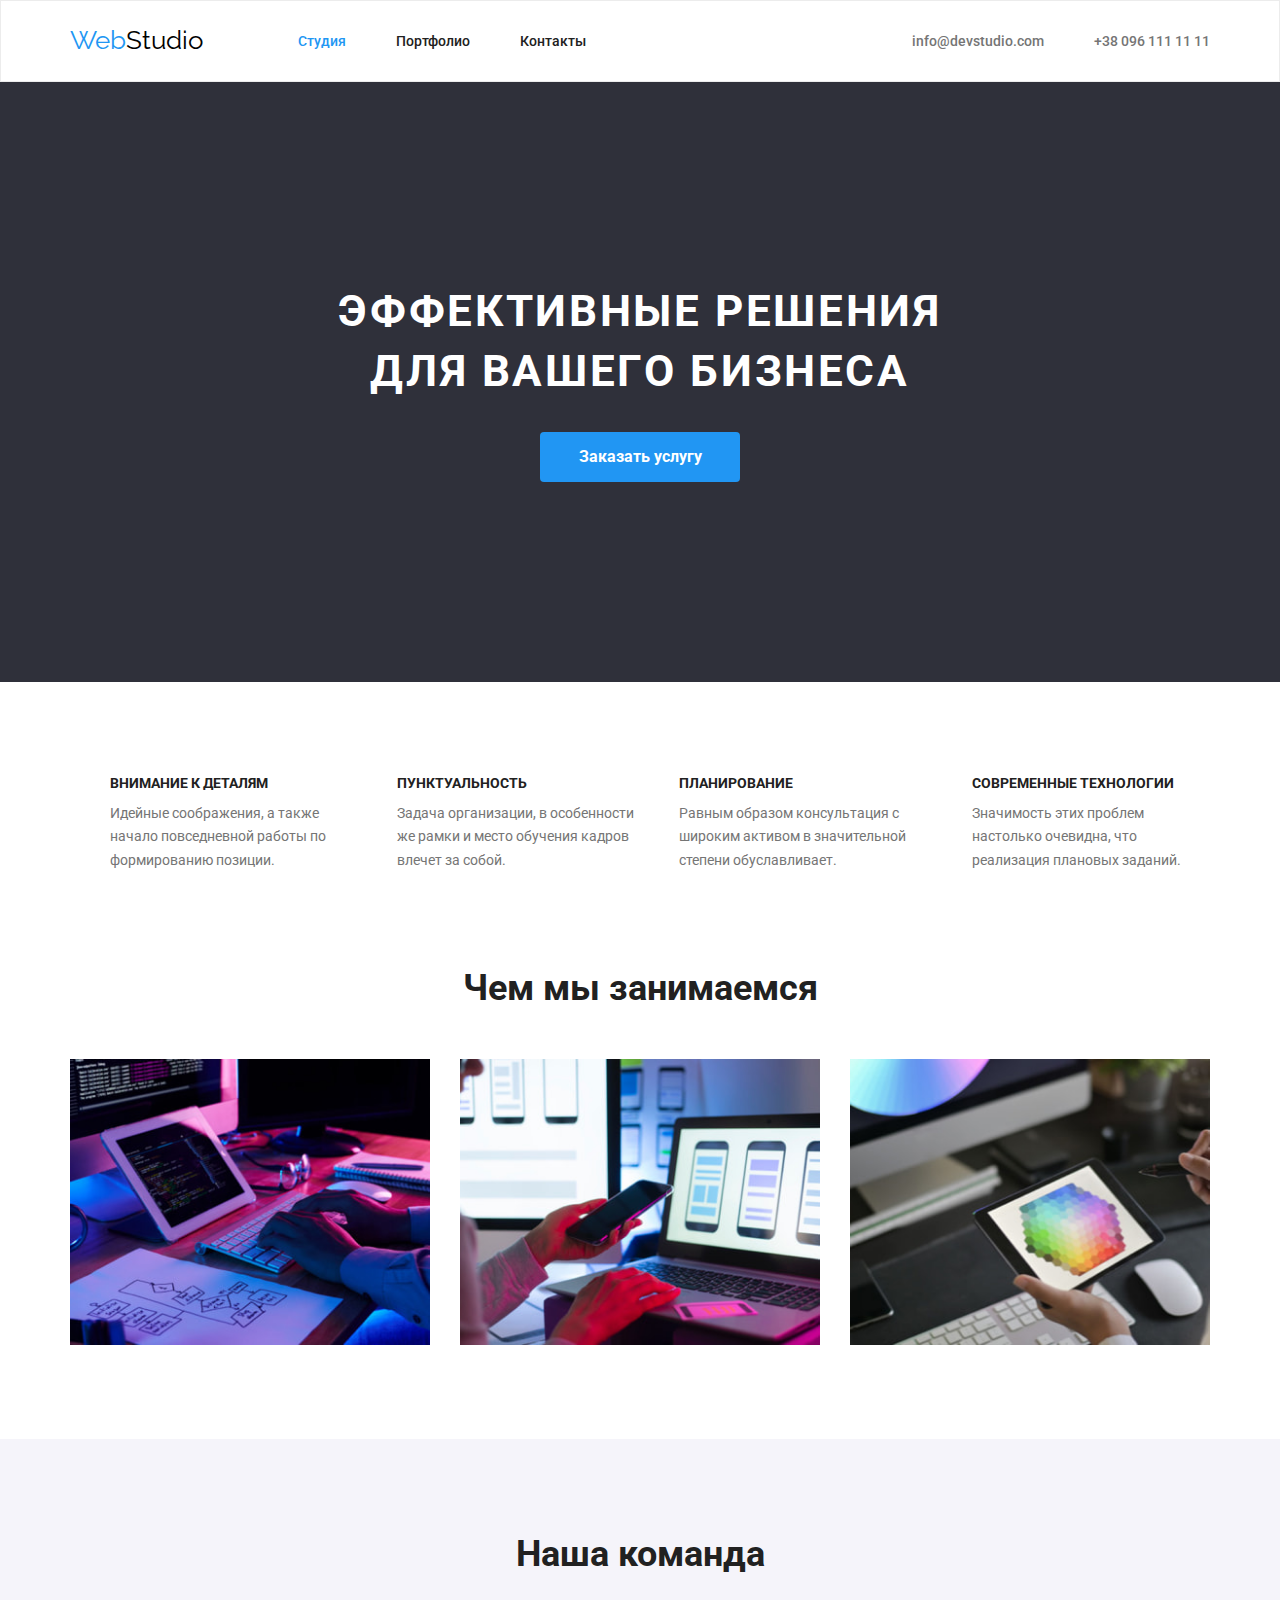
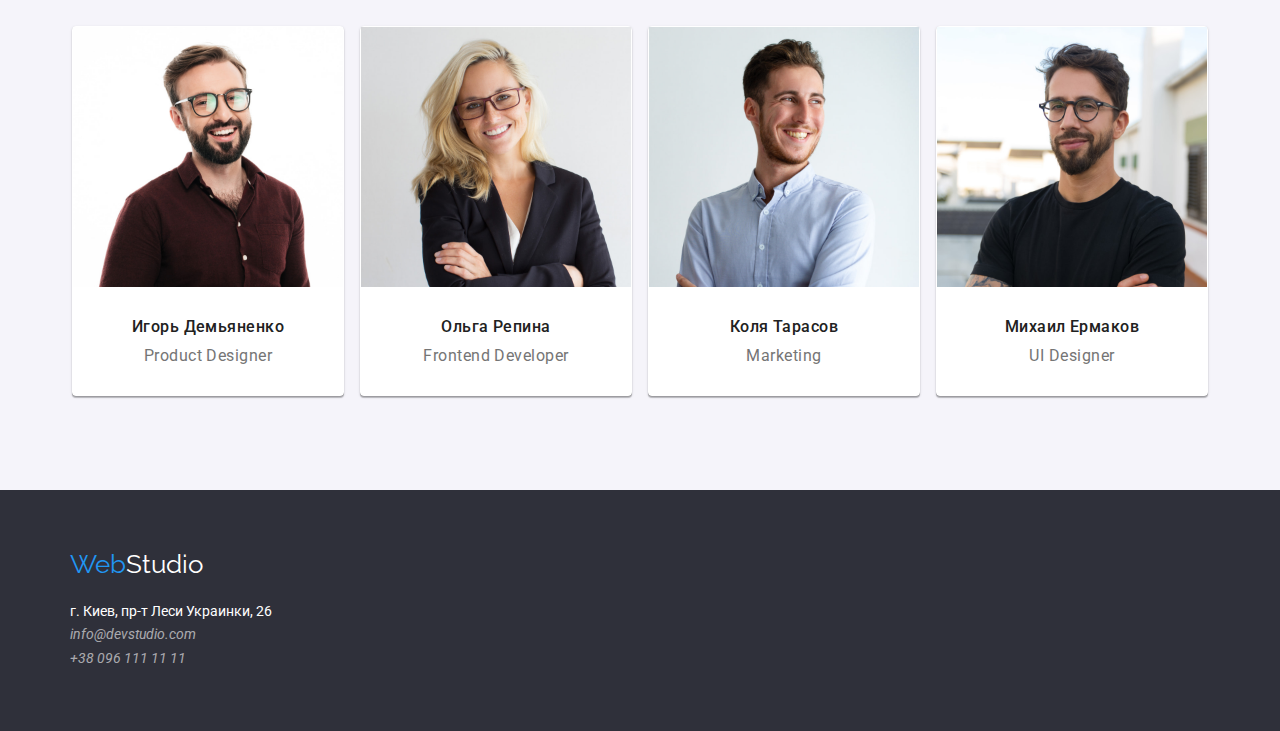
<file: index.html>
<!DOCTYPE html>
<html lang="ru">
  <head>
    <meta charset="UTF-8" />
    <meta http-equiv="X-UA-Compatible" content="IE=edge" />
    <meta name="viewport" content="width=device-width, initial-scale=1.0" />
    <title>Document</title>
    <!-- Шрифты -->
    <link
      href="https://fonts.googleapis.com/css2?family=Raleway:wght@700&family=Roboto:wght@400;500;700;900&display=swap"
      rel="stylesheet"
    />
    <!-- Нормализация -->
    <link
      rel="stylesheet"
      href="https://cdnjs.cloudflare.com/ajax/libs/modern-normalize/1.1.0/modern-normalize.min.css"
    />
    <!-- Стили CSS -->
    <link rel="stylesheet" href="./css/styles.css" />
  </head>
  <body>
    <!-- Шапка сайта -->

    <header class="page-header">
      <div class="main-nav container">
        <a href="./index.html" class="logo"
          ><span class="logo-color">Web</span>Studio</a
        >
        <nav>
          <ul class="site-nav">
            <li class="item">
              <a href="./index.html" class="studio-btn current">Студия</a>
            </li>
            <li class="item">
              <a href="./portfolio.html" class="portfolio-btn">Портфолио</a>
            </li>
            <li class="item">
              <a href="" class="contacts-btn">Контакты</a>
            </li>
          </ul>
        </nav>
        <ul class="contacts-nav-header">
          <li class="item">
            <a href="mailto:info@devstudio.com" class="mail-btn"
              >info@devstudio.com</a
            >
          </li>
          <li class="item">
            <a href="tel:+380961111111" class="tel-btn">+38 096 111 11 11</a>
          </li>
        </ul>
      </div>
    </header>

    <!-- Уникальный контент -->

    <main>
      <section class="hero">
        <div class="container">
          <h1 class="hero-title">Эффективные решения для вашего бизнеса</h1>
          <button type="button" class="hero-btn">Заказать услугу</button>
        </div>
      </section>

      <!-- Преимущества -->

      <section class="section">
        <div class="container">
          <h2 hidden>Преимущества</h2>
          <ul class="advantages">
            <li class="advantages-info">
              <h3 class="advantages-title">ВНИМАНИЕ К ДЕТАЛЯМ</h3>
              <p class="advantages-text">
                Идейные соображения, а также начало повседневной работы по
                формированию позиции.
              </p>
            </li>
            <li class="advantages-info">
              <h3 class="advantages-title">ПУНКТУАЛЬНОСТЬ</h3>
              <p class="advantages-text">
                Задача организации, в особенности же рамки и место обучения
                кадров влечет за собой.
              </p>
            </li>
            <li class="advantages-info">
              <h3 class="advantages-title">ПЛАНИРОВАНИЕ</h3>
              <p class="advantages-text">
                Равным образом консультация с широким активом в значительной
                степени обуславливает.
              </p>
            </li>
            <li class="advantages-info">
              <h3 class="advantages-title">СОВРЕМЕННЫЕ ТЕХНОЛОГИИ</h3>
              <p class="advantages-text">
                Значимость этих проблем настолько очевидна, что реализация
                плановых заданий.
              </p>
            </li>
          </ul>
        </div>
      </section>

      <!-- Чем мы занимаемся -->

      <section class="section our-work">
        <div class="container">
          <h3 class="work">Чем мы занимаемся</h3>
          <ul class="work-list">
            <li class="work-image">
              <img
                src="./images/img.jpg"
                alt="руки на клавиатуре и написаный код на мониторе"
                width="370"
                height="294"
                class="work-picture"
              />
            </li>
            <li class="work-image">
              <img
                src="./images/img-2.jpg"
                alt="Телефон и ноутбук"
                width="370"
                height="294"
                class="work-picture"
              />
            </li>
            <li class="work-image">
              <img
                src="./images/img-3.jpg"
                alt="Палитра цветов на планшете"
                width="370"
                height="294"
                class="work-picture"
              />
            </li>
          </ul>
        </div>
      </section>

      <!-- Наша команда -->

      <section class="our-team-section">
        <div class="container our-team">
          <h2 class="team">Наша команда</h2>
          <ul class="team-card">
            <li class="team-card-link">
              <img
                src="./images/team/демьяненко_игорь.jpg"
                alt="Демьяненко Игорь"
                width="270"
                height="260"
                class="team-photo"
              />
              <div class="workers-name">
                <h3 class="workers">Игорь Демьяненко</h3>
                <p lang="en" class="Position">Product Designer</p>
              </div>
            </li>
            <li class="team-card-link">
              <img
                src="./images/team/репина_ольга.jpg"
                alt="Репина Ольга"
                width="270"
                height="260"
                class="team-photo"
              />
              <div class="workers-name">
                <h3 class="workers">Ольга Репина</h3>
                <p lang="en" class="Position">Frontend Developer</p>
              </div>
            </li>
            <li class="team-card-link">
              <img
                src="./images/team/тарасов_николай.jpg"
                alt="Тарасов Николай"
                width="270"
                height="260"
                class="team-photo"
              />
              <div class="workers-name">
                <h3 class="workers">Коля Тарасов</h3>
                <p lang="en" class="Position">Marketing</p>
              </div>
            </li>
            <li class="team-card-link">
              <img
                src="./images/team/ермаков_михаил.jpg"
                alt="Ермаков Михаил"
                width="270"
                height="260"
                class="team-photo"
              />
              <div class="workers-name">
                <h3 class="workers">Михаил Ермаков</h3>
                <p lang="en" class="Position">UI Designer</p>
              </div>
            </li>
          </ul>
        </div>
      </section>
    </main>

    <!-- Подвал -->

    <footer class="footer">
      <div class="container ">
        <a href="./index.html" class="logo footer-logo"
          ><span class="logo-color">Web</span
          ><span class="footer-logo-color">Studio</span></a
        >
        <address>
          <ul class="contacts-nav-footer">
            <li class="navigation">г. Киев, пр-т Леси Украинки, 26</li>
            <li>
              <a href="mailto:info@devstudio.com" class="mail-btn-footer"
                >info@devstudio.com</a
              >
            </li>
            <li>
              <a href="tel:+380961111111" class="tel-btn-footer"
                >+38 096 111 11 11</a
              >
            </li>
          </ul>
        </address>
      </div>
    </footer>
  </body>
</html>
</file>
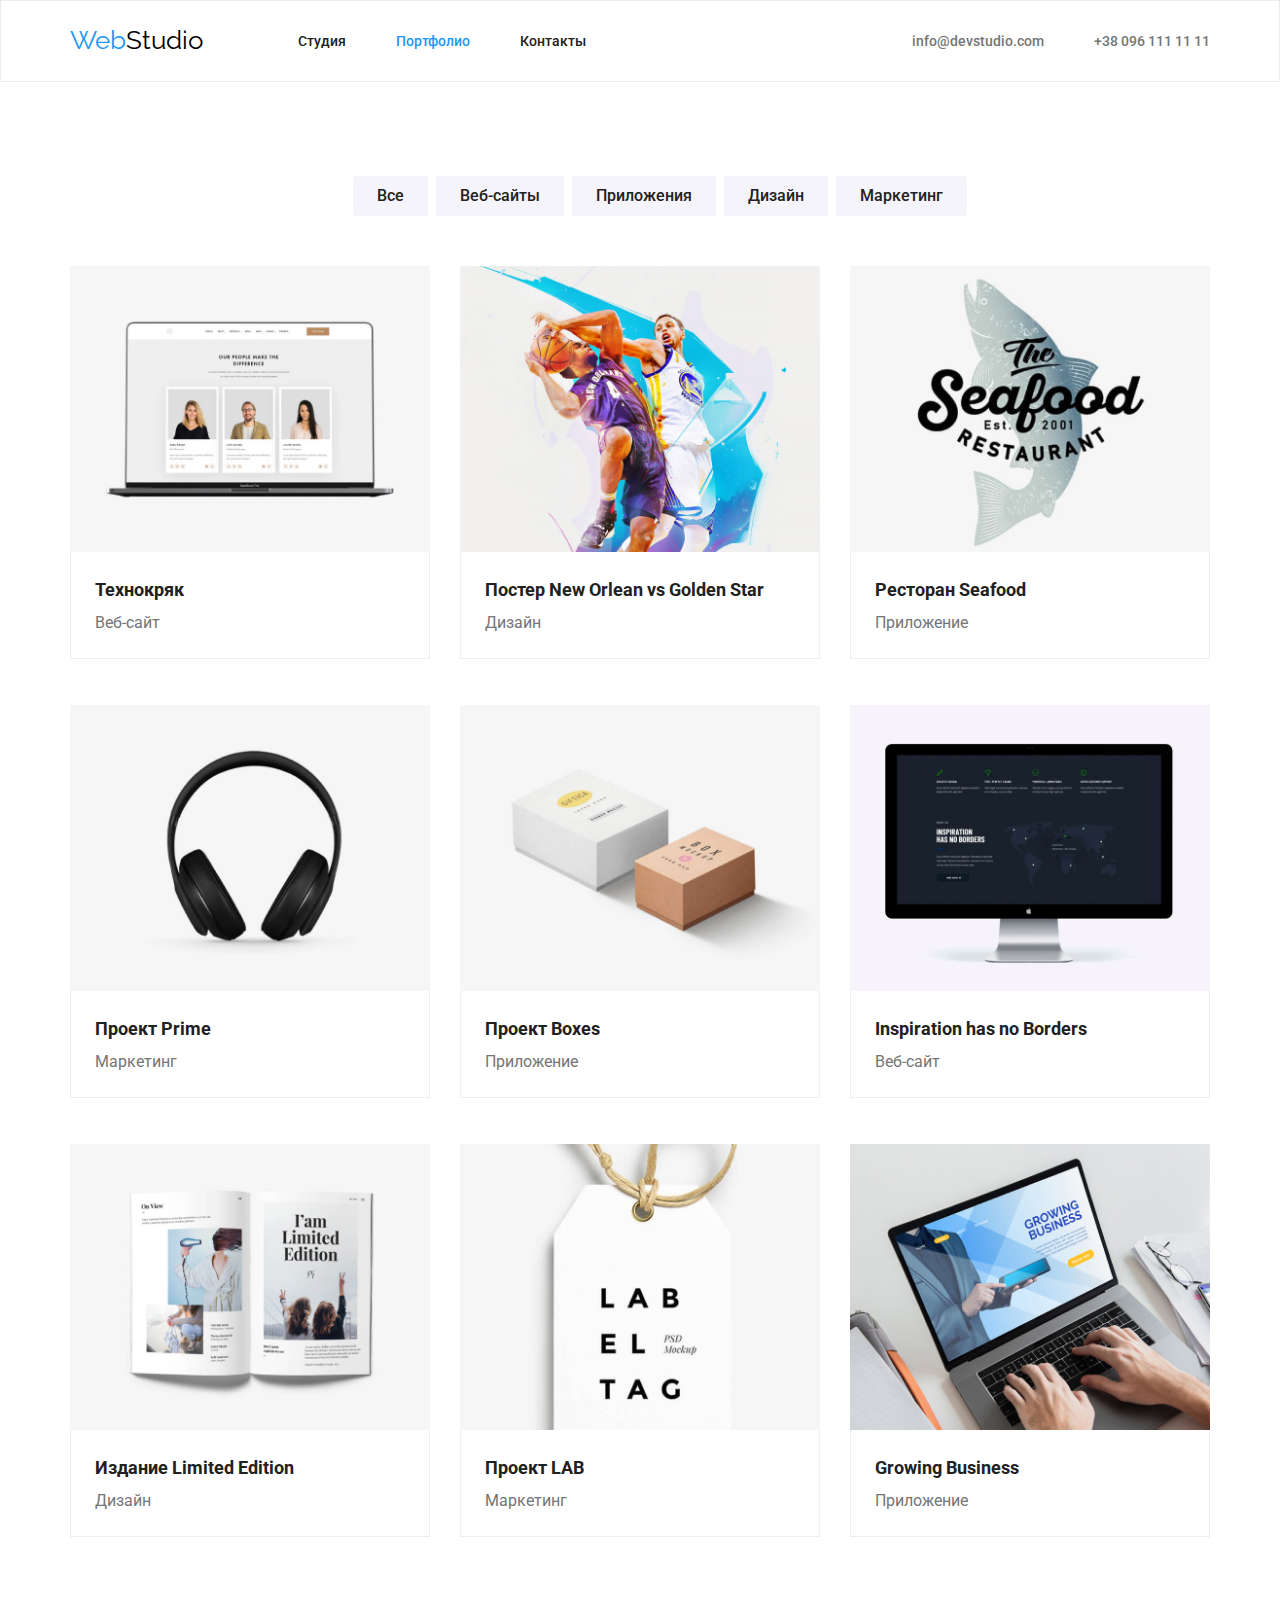
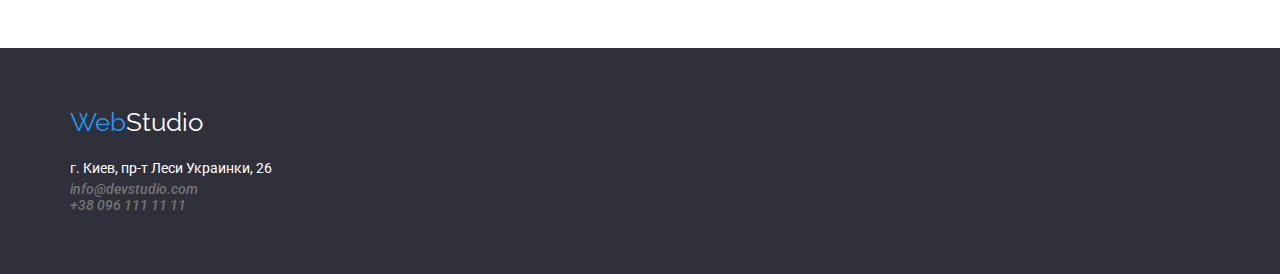
<file: portfolio.html>
<!DOCTYPE html>
<html lang="ru">
  <head>
    <meta charset="UTF-8" />
    <meta http-equiv="X-UA-Compatible" content="IE=edge" />
    <meta name="viewport" content="width=device-width, initial-scale=1.0" />
    <title>Document</title>

    <!-- Шрифты -->

    <link
      href="https://fonts.googleapis.com/css2?family=Raleway:wght@700&family=Roboto:wght@400;500;700;900&display=swap"
      rel="stylesheet"
    />

    <!-- Нормализация -->

    <link
      rel="stylesheet"
      href="https://cdnjs.cloudflare.com/ajax/libs/modern-normalize/1.1.0/modern-normalize.min.css"
    />

    <!-- Стили CSS -->

    <link rel="stylesheet" href="./css/styles.css" />
  </head>
  <body>
    <!-- Шапка сайта -->

    <header class="page-header">
      <div class="main-nav container">
        <a href="./index.html" class="logo"
          ><span class="logo-color">Web</span>Studio</a
        >
        <nav>
          <ul class="site-nav">
            <li class="item">
              <a href="./index.html" class="studio-btn">Студия</a>
            </li>
            <li class="item">
              <a href="./portfolio.html" class="portfolio-btn current"
                >Портфолио</a
              >
            </li>
            <li class="item">
              <a href="" class="contacts-btn">Контакты</a>
            </li>
          </ul>
        </nav>
        <ul class="contacts-nav-header">
          <li class="item">
            <a href="mailto:info@devstudio.com" class="mail-btn"
              >info@devstudio.com</a
            >
          </li>
          <li class="item">
            <a href="tel:+380961111111" class="tel-btn">+38 096 111 11 11</a>
          </li>
        </ul>
      </div>
    </header>
    <main>
      <!-- Категории (кнопки) -->

      <section class="section">
        <div class="container">
          <h1 hidden>Категории</h1>
          <ul class="Categories">
            <li class="categories-btn">
              <button type="button" class="list-button current">Все</button>
            </li>
            <li class="categories-btn">
              <button type="button" class="list-button">Веб-сайты</button>
            </li>
            <li class="categories-btn">
              <button type="button" class="list-button">Приложения</button>
            </li>
            <li class="categories-btn">
              <button type="button" class="list-button">Дизайн</button>
            </li>
            <li class="categories-btn">
              <button type="button" class="list-button">Маркетинг</button>
            </li>
          </ul>
        </div>

        <!-- Категории (элементы) -->

        <div class="container linc-card">
          <ul class="categories-link">
            <li class="list-photo">
              <a href="" class="list-photo-link">
                <img
                  src="./images/portfolio/technoquack.jpeg"
                  alt="технокряк"
                  width="370"
                  height="294"
                />
                <div class="categories-footer">
                  <h2 class="list-title">Технокряк</h2>
                  <p class="list-position">Веб-сайт</p>
                </div>
              </a>
            </li>
            <li class="list-photo">
              <a href="" class="list-photo-link">
                <img
                  src="./images/portfolio/poster.jpeg"
                  alt="постер"
                  width="370"
                  height="294"
                />
                <div class="categories-footer">
                  <h2 class="list-title">Постер New Orlean vs Golden Star</h2>
                  <p class="list-position">Дизайн</p>
                </div>
              </a>
            </li>
            <li class="list-photo">
              <a href="" class="list-photo-link">
                <img
                  src="./images/portfolio/seafood.jpeg"
                  alt="ресторан"
                  width="370"
                  height="294"
                />
                <div class="categories-footer">
                  <h2 class="list-title">Ресторан Seafood</h2>
                  <p class="list-position">Приложение</p>
                </div>
              </a>
            </li>
            <li class="list-photo">
              <a href="" class="list-photo-link">
                <img
                  src="./images/portfolio/headphones.jpeg"
                  alt="наушники"
                  width="370"
                  height="294"
                />
                <div class="categories-footer">
                  <h2 class="list-title">Проект Prime</h2>
                  <p class="list-position">Маркетинг</p>
                </div>
              </a>
            </li>
            <li class="list-photo">
              <a href="" class="list-photo-link">
                <img
                  src="./images/portfolio/boxes.jpeg"
                  alt="коробки"
                  width="370"
                  height="294"
                />
                <div class="categories-footer">
                  <h2 class="list-title">Проект Boxes</h2>
                  <p class="list-position">Приложение</p>
                </div>
              </a>
            </li>
            <li class="list-photo">
              <a href="" class="list-photo-link">
                <img
                  src="./images/portfolio/bordes.jpeg"
                  alt="доска"
                  width="370"
                  height="294"
                />
                <div class="categories-footer">
                  <h2 class="list-title">Inspiration has no Borders</h2>
                  <p class="list-position">Веб-сайт</p>
                </div>
              </a>
            </li>
            <li class="list-photo">
              <a href="" class="list-photo-link">
                <img
                  src="./images/portfolio/limited-edition.jpeg"
                  alt="книга"
                  width="370"
                  height="294"
                />
                <div class="categories-footer">
                  <h2 class="list-title">Издание Limited Edition</h2>
                  <p class="list-position">Дизайн</p>
                </div>
              </a>
            </li>
            <li class="list-photo">
              <a href="" class="list-photo-link">
                <img
                  src="./images/portfolio/lab.jpeg"
                  alt="лаб"
                  width="370"
                  height="294"
                />
                <div class="categories-footer">
                  <h2 class="list-title">Проект LAB</h2>
                  <p class="list-position">Маркетинг</p>
                </div>
              </a>
            </li>
            <li class="list-photo">
              <a href="" class="list-photo-link">
                <img
                  src="./images/portfolio/growing-busines.jpeg"
                  alt="бизнес"
                  width="370"
                  height="294"
                />
                <div class="categories-footer">
                  <h2 class="list-title">Growing Business</h2>
                  <p class="list-position">Приложение</p>
                </div>
              </a>
            </li>
          </ul>
        </div>
      </section>
    </main>

    <!-- Подвал -->

    <footer class="footer">
      <div class="container">
        <a href="./index.html" class="logo footer-logo"
          ><span class="logo-color">Web</span
          ><span class="footer-logo-color">Studio</span></a
        >
        <address>
          <ul class="contacts-nav-footer">
            <li class="navigation">г. Киев, пр-т Леси Украинки, 26</li>
            <li>
              <a href="mailto:info@devstudio.com" class="mail-btn"
                >info@devstudio.com</a
              >
            </li>
            <li>
              <a href="tel:+380961111111" class="tel-btn">+38 096 111 11 11</a>
            </li>
          </ul>
        </address>
      </div>
    </footer>
  </body>
</html>
</file>
<file: css/styles.css>
:root {
  --primery-background-color: #e5e5e5;
  --contacts-text-color: #757575;
  --header-color-text: #212121;
  --focus-color-text: #2196f3;
  --logo-color: #000000;
  --white-color-text: #ffffff;
  --button-color: #f5f4fa;
  --footer-bg-color: #2f303a;
  --accent-hero-button: #188ce8;
  --section-our-team-bc: #f5f4fa;
  --border-header-color: #ececec;
}

body {
  font-family: "Roboto", sans-serif;
  font-size: 14px;
  color: var(--header-color-text);
}

.container {
  width: 1170px;
  padding-left: 15px;
  padding-right: 15px;
  margin-right: auto;
  margin-left: auto;
}

img {
  display: block;
  max-width: 100%;
  height: auto;
}

h1,
h2,
h3,
h4,
h5,
h6,
p {
  margin: 0;
}

.site-nav .current {
  color: var(--focus-color-text);
}

.list-photo,
.list-photo-link {
  text-decoration: none;
  flex-basis: calc(100% / 3 - 30px);
  margin-right: 30px;
  margin-bottom: 30px;
}

ul {
  list-style-type: none;
}

/* Шапка сайта */

.page-header a,
.footer-nav a,
.footer-logo {
  text-decoration: none;
}

.page-header {
  border: 1px solid var(--border-header-color);
}

.container .footer-logo {
  display: inline-block;
  padding-bottom: 20px;
  padding-top: 0;
  margin: 0;
}

.logo {
  color: var(--logo-color);
  font-family: "Raleway", sans-serif;
  font-size: 26px;
  margin-right: 95px;
  padding-top: 25px;
  padding-bottom: 25px;
}

.logo-color {
  color: var(--focus-color-text);
}

.footer-logo-color {
  color: var(--white-color-text);
}

.site-nav {
  text-decoration: none;
  padding-left: 0px;
}

.main-nav {
  display: flex;
  align-items: center;
}

.studio-btn:hover,
.portfolio-btn:hover,
.contacts-btn:hover,
.mail-btn:hover,
.tel-btn:hover,
.mail-btn-footer:hover,
.tel-btn-footer:hover {
  color: var(--focus-color-text);
}

.studio-btn:focus,
.portfolio-btn:focus,
.contacts-btn:focus,
.mail-btn:focus,
.tel-btn:focus,
.mail-btn-footer:focus,
.tel-btn-footer:focus {
  color: var(--focus-color-text);
}

.site-nav a {
  font-weight: 500;
  color: var(--header-color-text);
  text-decoration: none;
  padding-top: 32px;
  padding-bottom: 32px;
}

.mail-btn,
.tel-btn {
  font-weight: 500;
  color: var(--contacts-text-color);
  text-decoration: none;
}

/* Main */

.work,
.team {
  font-weight: 700;
  font-size: 36px;
  line-height: 1.17;
  color: var(--header-color-text);
  margin: 0px;
  text-align: center;
}

.team {
  margin-bottom: 50px;
}

.team-card {
  display: flex;
  margin: 0;
  justify-content: center;
  padding-left: 0;
}

.team-card-link:not(:last-child) {
  margin-right: 16px;
}

.team-card-link {
  border: 1px solid #ffffff;
  background-color: #fff;
  border-radius: 4px;
  box-shadow: 0px 1px 3px rgba(0, 0, 0, 0.12), 0px 1px 1px rgba(0, 0, 0, 0.14),
    0px 2px 1px rgba(0, 0, 0, 0.2);
}

/* Секция-Герой */

.hero {
  background-color: var(--footer-bg-color);
  padding: 200px 0;
}

.hero-title {
  margin-top: 0;
  margin-bottom: 0;
  padding-bottom: 30px;
  font-size: 44px;
  line-height: 1.36;
  text-align: center;
  letter-spacing: 0.06em;
  text-transform: uppercase;
  color: var(--white-color-text);
  width: 696px;
  margin-right: auto;
  margin-left: auto;
}

.hero-btn {
  display: flex;
  font-style: normal;
  font-weight: 700;
  font-size: 16px;
  line-height: 1.88;
  background-color: var(--focus-color-text);
  color: var(--white-color-text);
  cursor: pointer;
  margin-right: auto;
  margin-left: auto;
  width: 200px;
  height: 50px;
  justify-content: center;
  border-radius: 4px;
  border-color: transparent;
  align-items: center;
}

.hero-btn:focus {
  background-color: var(--accent-hero-button);
}

.hero-btn:hover {
  background-color: var(--accent-hero-button);
}

/* Секция преимуществ */

.section,
.our-team-section {
  padding-top: 94px;
  padding-bottom: 94px;
}
.our-work {
  padding-top: 0;
}

.Advantages {
  display: inline-block;
  display: flex;
  margin-top: 95px;
  margin-bottom: 95px;
  padding-inline-start: 0;
}

.Advantages-title {
  font-weight: 700;
  font-size: 14px;
  line-height: 1.14;
  text-transform: uppercase;
  color: var(--header-color-text);
  margin: 0;
}

.Advantages-text {
  font-weight: 400;
  font-size: 14px;
  line-height: 1.71;
  letter-spacing: 0.03em;
  color: var(--contacts-text-color);
  padding-top: 10px;
  margin: 0;
}

.advantages-info {
  display: inline-block;
  margin-right: 30px;
}

.advantages-info:last-child {
  margin: 0px;
}

.advantages {
  display: flex;
  margin: 0;
}

.advantages-title {
  font-weight: 700;
  font-size: 14px;
  line-height: 1.14;
  padding-bottom: 10px;
}

.advantages-text {
  font-weight: 400;
  font-size: 14px;
  line-height: 1.71;
  color: #757575;
}

/* Чем мы занимаемся */

.work {
  padding-top: 0;
  padding-bottom: 50px;
}

.work-list {
  display: inline-block;
  display: flex;
  margin: 0;
  justify-content: center;
  padding-inline-start: 0;
}

.work-image {
  display: flex;
  margin: 0;
}

.work-image:not(:last-child) {
  margin-right: 30px;
}

/* Наша команда */

.workers {
  font-weight: 500;
  font-size: 16px;
  line-height: 1.19;
  letter-spacing: 0.03em;
  color: var(--header-color-text);
  padding-bottom: 10px;
}

.workers-name {
  display: block;
  text-align: center;
  background-color: #ffffff;
  padding-top: 30px;
  padding-bottom: 30px;
}

.Position {
  font-weight: 400;
  font-size: 16px;
  line-height: 1.19;
  letter-spacing: 0.03em;
  color: var(--contacts-text-color);
}

.our-team-section {
  background-color: var(--section-our-team-bc);
}

/* Footer */

.navigation {
  font-family: "Roboto";
  font-style: normal;
  font-weight: 400;
  font-size: 14px;
  line-height: 1.71;
  color: var(--white-color-text);
}

.mail-btn-footer,
.tel-btn-footer {
  font-weight: 400;
  font-size: 14px;
  line-height: 1.71;
  color: rgba(255, 255, 255, 0.6);
  text-decoration: none;
}

.site-nav,
.contacts-nav-header {
  display: flex;
  margin: 0;
}

.item > a {
  padding-top: 32px;
  padding-bottom: 32px;
}

.contacts-nav-header {
  padding-left: 0px;
  margin-left: auto;
}

.site-nav .item {
  margin-right: 50px;
}

.contacts-nav-header .item + .item {
  margin-left: 50px;
}

.site-nav .item:last-child,
.contacts-nav-header .item:last-child {
  margin-right: 0;
}

footer {
  background-color: var(--footer-bg-color);
}

.contacts-nav-footer {
  margin: 0;
  padding-inline-start: 0;
}

.footer {
  padding-top: 60px;
  padding-bottom: 60px;
}

/* Портфолио */

.Categories {
  display: inline-block;
  margin: 0;
  display: flex;
  justify-content: center;
  margin-bottom: 50px;
}

.categories-btn:not(:last-child) {
  margin-right: 8px;
}

.categories-link {
  margin: 0;
  flex-wrap: wrap;
  display: inline-block;
  display: flex;
  justify-content: center;
  padding-inline-start: 0;
  margin-right: -30px;
  margin-bottom: -30px;
}

.list-button {
  font-weight: 500;
  font-size: 16px;
  line-height: 1.5;
  background-color: var(--button-color);
  color: var(--header-color-text);
  cursor: pointer;
  border-radius: 4px;
  border-color: transparent;
  padding-top: 6px;
  padding-right: 22px;
  padding-bottom: 6px;
  padding-left: 22px;
}

.list-button:hover {
  color: var(--white-color-text);
  background-color: var(--focus-color-text);
}

.list-button:focus {
  color: var(--white-color-text);
  background-color: var(--focus-color-text);
}

/* категории */

.list-title {
  font-weight: 700;
  font-size: 18px;
  line-height: 2;
  color: var(--header-color-text);
}

.list-position {
  font-weight: 400;
  font-size: 16px;
  line-height: 1.88;
  color: var(--contacts-text-color);
}

.list .current {
  background-color: var(--focus-color-text);
  color: var(--white-color-text);
}

.categories-footer {
  padding-top: 20px;
  padding-right: 24px;
  padding-bottom: 20px;
  padding-left: 24px;
  border-right: 1px solid #eeeeee;
  border-bottom: 1px solid #eeeeee;
  border-left: 1px solid #eeeeee;
}
</file>
